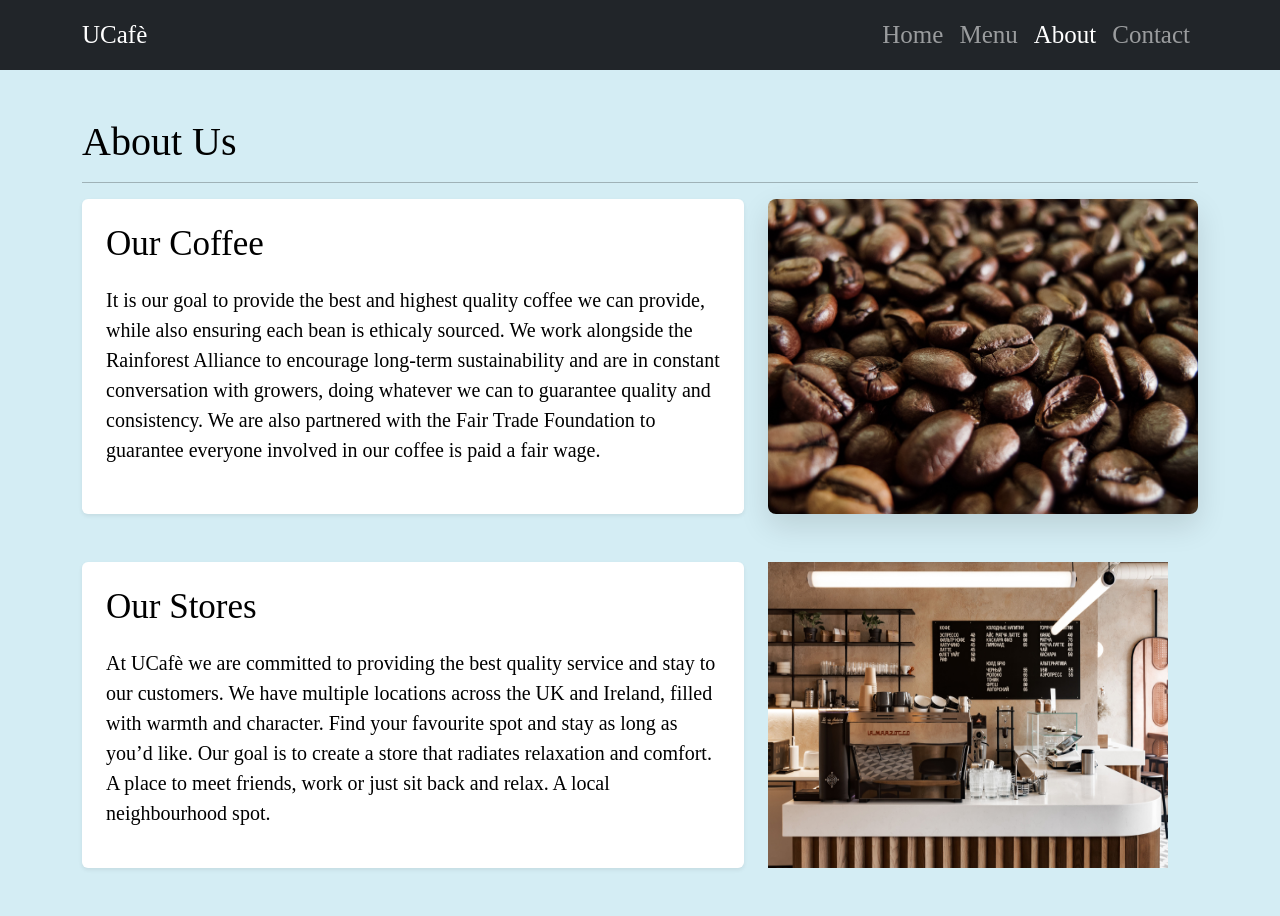
<file: about.html>
<!DOCTYPE html>
<html>
<head>
  <meta charset="UTF-8">
  <meta name="viewport" content="width=device-width, initial-scale=1.0">
  <!-- Bootstrap CSS -->
  <link href="https://cdn.jsdelivr.net/npm/bootstrap@5.3.0/dist/css/bootstrap.min.css" rel="stylesheet">
  <link rel="stylesheet" href="CSS/style1.css">
  <title>UCafè - About Us</title>
  <link rel="icon" type="image/x-icon" href="Images/favicon.ico">
</head>
<body>
<!-- Navigation Menu -->
<nav class="navbar navbar-expand-lg navbar-dark bg-dark">
  <div class="container">
    <a class="navbar-brand" href="index.html"><span style="font-size:25px">UCafè</span></a>
    <button class="navbar-toggler" type="button" data-bs-toggle="collapse" data-bs-target="#navbarNav">
      <span class="navbar-toggler-icon"></span>
    </button>
    <div class="collapse navbar-collapse" id="navbarNav">
      <ul class="navbar-nav ms-auto">
        <li class="nav-item">
          <a class="nav-link" href="index.html">Home</a>
        </li>
        <li class="nav-item">
          <a class="nav-link" href="menu.html">Menu</a>
        </li>
        <li class="nav-item">
          <a class="nav-link active" href="about.html">About</a>
        </li>
        <li class="nav-item">
          <a class="nav-link" href="contact.html">Contact</a>
        </li>
      </ul>
    </div>
  </div>
</nav>

<!-- Page Content -->
<div class="container mt-5">
  <h1>About Us</h1>
  <hr>
  <section class="section-block mb-5">
    <div class="section-list p-4 rounded shadow-sm bg-white">
      <h2>Our Coffee</h2>
      <p> It is our goal to provide the best and highest quality coffee we can provide, while also ensuring each bean is ethicaly sourced.
	  We work alongside the Rainforest Alliance to encourage long-term sustainability and are in constant conversation with growers, 
	  doing whatever we can to guarantee quality and consistency. We are also partnered with the Fair Trade Foundation to guarantee everyone
	  involved in our coffee is paid a fair wage. </p> 
    </div>
	
	<img id = "ourCoffee"; src="Images/About_item/coffee1.jpg" alt="Our Coffee." width="400" height="300">
	
  </section>
	
  <section class="section-block mb-5">
    <div class="section-list p-4 rounded shadow-sm bg-white">
      <h2>Our Stores</h2>
      <p> At UCafè we are committed to providing the best quality service and stay to our customers. 
	  We have multiple locations across the UK and Ireland, filled with warmth and character.  
	  Find your favourite spot and stay as long as you’d like. 
      Our goal is to create a store that radiates relaxation and comfort.
	  A place to meet friends, work or just sit back and relax. A local neighbourhood spot.</p> 
    </div>
	
	<img id = "ourStore"; src="Images/About_item/store1.jpg" alt="Our Stores." width="400" height="300">
	
  </section>
	
  
  
  
</div>

<script src="JavaScript/myscripts.js"></script>
<script src="JavaScript/jquery-4.0.0.js"></script>
<script src="JavaScript/myjquery.js"></script>
<!-- Bootstrap JS -->
<script src="https://cdn.jsdelivr.net/npm/bootstrap@5.3.0/dist/js/bootstrap.bundle.min.js"></script>
</body>
</html>
</file>
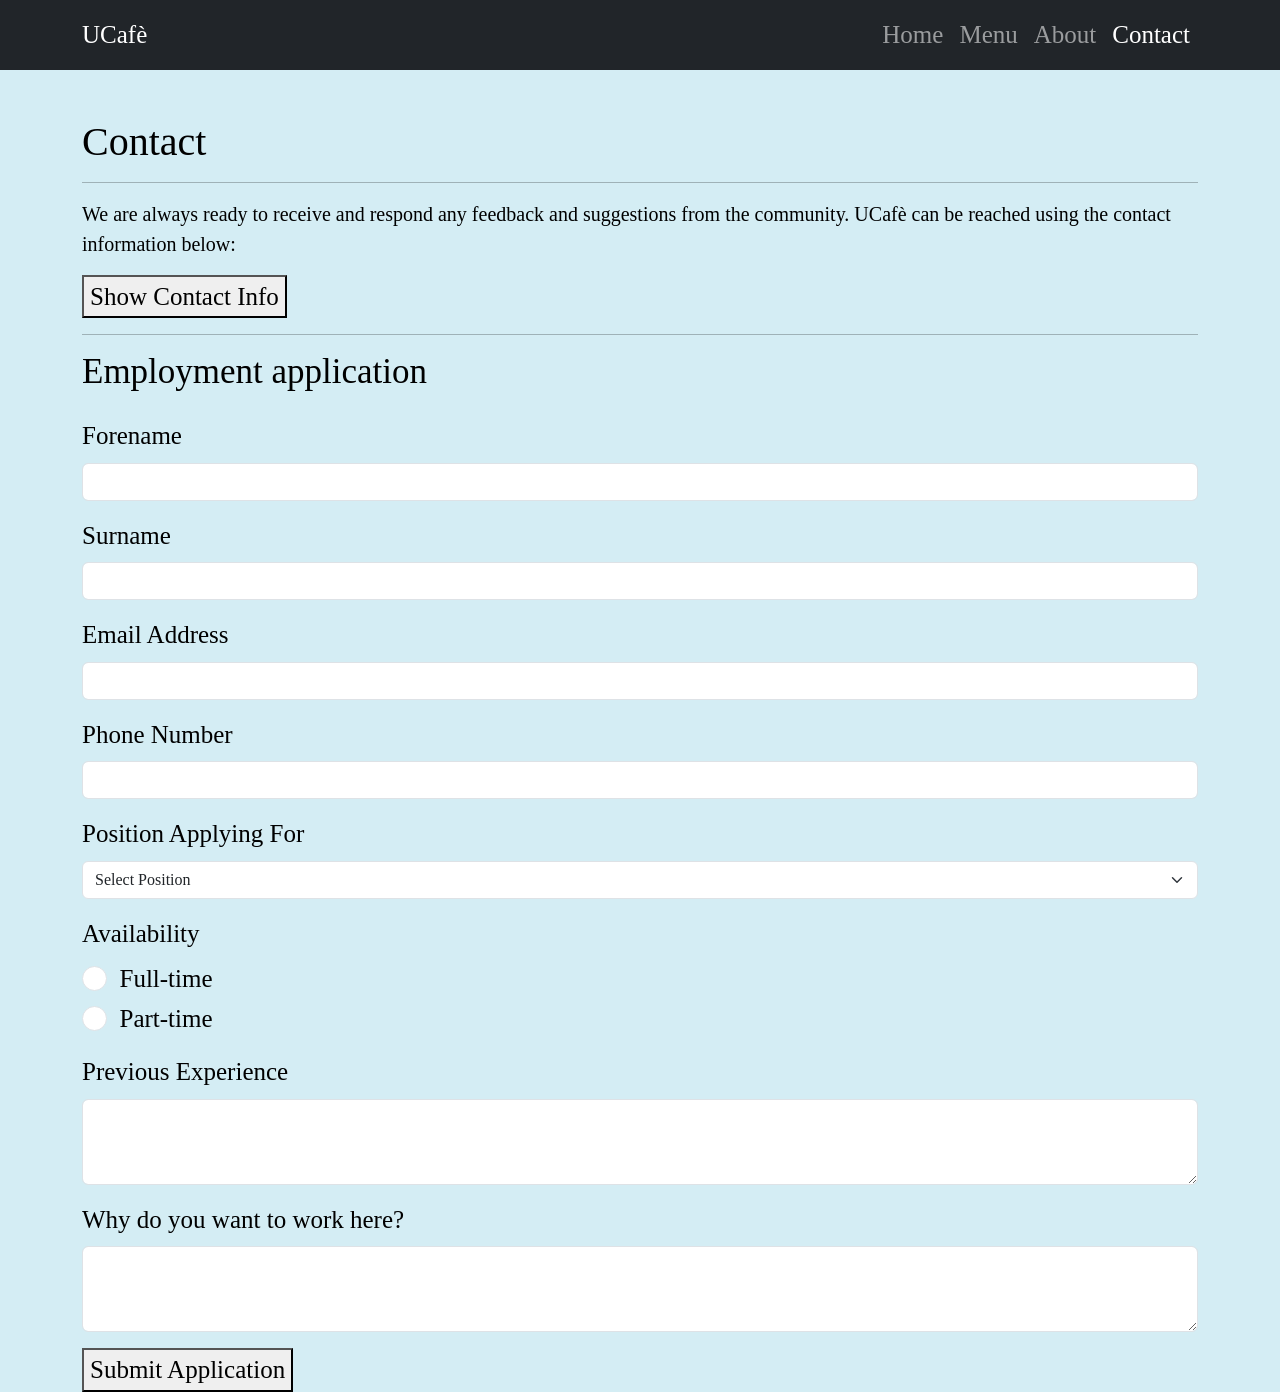
<file: contact.html>
<!DOCTYPE html>
<html>
<head>
  <meta charset="UTF-8">
  <meta name="viewport" content="width=device-width, initial-scale=1.0">
  <!-- Bootstrap CSS -->
  <link href="https://cdn.jsdelivr.net/npm/bootstrap@5.3.0/dist/css/bootstrap.min.css" rel="stylesheet">
  <link rel="stylesheet" href="CSS/style1.css">
  <title>UCafè - Contact</title>
  <link rel="icon" type="image/x-icon" href="Images/favicon.ico">
</head>
<body>
<!-- Navigation Menu -->
<nav class="navbar navbar-expand-lg navbar-dark bg-dark">
  <div class="container">
    <a class="navbar-brand" href="index.html"><span style="font-size:25px">UCafè</span></a>
    <button class="navbar-toggler" type="button" data-bs-toggle="collapse" data-bs-target="#navbarNav">
      <span class="navbar-toggler-icon"></span>
    </button>
    <div class="collapse navbar-collapse" id="navbarNav">
      <ul class="navbar-nav ms-auto">
        <li class="nav-item">
          <a class="nav-link" href="index.html">Home</a>
        </li>
        <li class="nav-item">
          <a class="nav-link" href="menu.html">Menu</a>
        </li>
        <li class="nav-item">
          <a class="nav-link" href="about.html">About</a>
        </li>
        <li class="nav-item">
          <a class="nav-link active" href="contact.html">Contact</a>
        </li>
      </ul>
    </div>
  </div>
</nav>

<!-- Page Content -->
<div class="container mt-5">
  <h1>Contact</h1>
  <hr>

  <p> We are always ready to receive and respond any feedback and suggestions from the community. UCafè can be reached using the contact information below: </p>
  <button id="contactButton" type="button">Show Contact Info</button>
  <p id="invis1"> <br> Telephone: +44 7435484021 <br> Email Address: UCafè48@gmail.com <br> Post: 19 Real Avenue, BT27 4ET
  <br> Facebook: https://Facebook.com/UCafè <br> Instagram: https://Instagram.com/UCafè  </p>
  <hr>
  
  <h2>Employment application</h2>
  <div id="applicationSuccess" class="alert alert-success mt-3" style="display: none;">Your application has been submitted successfully.</div>
  <div id="validationErrors"></div>
  <form id="applicationForm" class="mt-4">
    <div class="mb-3">
      <label for="forename" class="form-label">Forename</label>
      <input type="text" class="form-control" id="forename" required>
      <div id="forenameError" class="validation-message"></div>
    </div>
    <div class="mb-3">
      <label for="surname" class="form-label">Surname</label>
      <input type="text" class="form-control" id="surname" required>
      <div id="surnameError" class="validation-message"></div>
    </div>
    <div class="mb-3">
      <label for="email" class="form-label">Email Address</label>
      <input type="email" class="form-control" id="email" required>
      <div id="emailError" class="validation-message"></div>
    </div>
    <div class="mb-3">
      <label for="phone" class="form-label">Phone Number</label>
      <input type="tel" class="form-control" id="phone" required>
      <div id="phoneError" class="validation-message"></div>
    </div>
    <div class="mb-3">
      <label for="position" class="form-label">Position Applying For</label>
      <select class="form-select" id="position" required>
        <option value="">Select Position</option>
        <option value="Barista">Barista</option>
        <option value="Chef">Chef</option>
        <option value="Waiter">Waiter</option>
        <option value="Manager">Manager</option>
      </select>
      <div id="positionError" class="validation-message"></div>
    </div>
    <div class="mb-3">
      <label class="form-label">Availability</label>
      <div class="form-check">
        <input class="form-check-input" type="radio" name="availability" id="fullTime" value="Full-time" required>
        <label class="form-check-label" for="fullTime">Full-time</label>
      </div>
      <div class="form-check">
        <input class="form-check-input" type="radio" name="availability" id="partTime" value="Part-time" required>
        <label class="form-check-label" for="partTime">Part-time</label>
      </div>
      <div id="availabilityError" class="validation-message"></div>
    </div>
    <div class="mb-3">
      <label for="experience" class="form-label">Previous Experience</label>
      <textarea class="form-control" id="experience" rows="3"></textarea>
      <div id="experienceError" class="validation-message"></div>
    </div>
    <div class="mb-3">
      <label for="why" class="form-label">Why do you want to work here?</label>
      <textarea class="form-control" id="why" rows="3"></textarea>
      <div id="whyError" class="validation-message"></div>
    </div>
    <button type="button" onclick="submitApplication()">Submit Application</button>
  </form>
</div>

<script src="JavaScript/jquery-4.0.0.js"></script>
<script src="JavaScript/myscripts.js"></script>
<script src="JavaScript/myjquery.js"></script>
<script src="https://cdn.jsdelivr.net/npm/bootstrap@5.3.0/dist/js/bootstrap.bundle.min.js"></script>

</body>
</html>
</file>
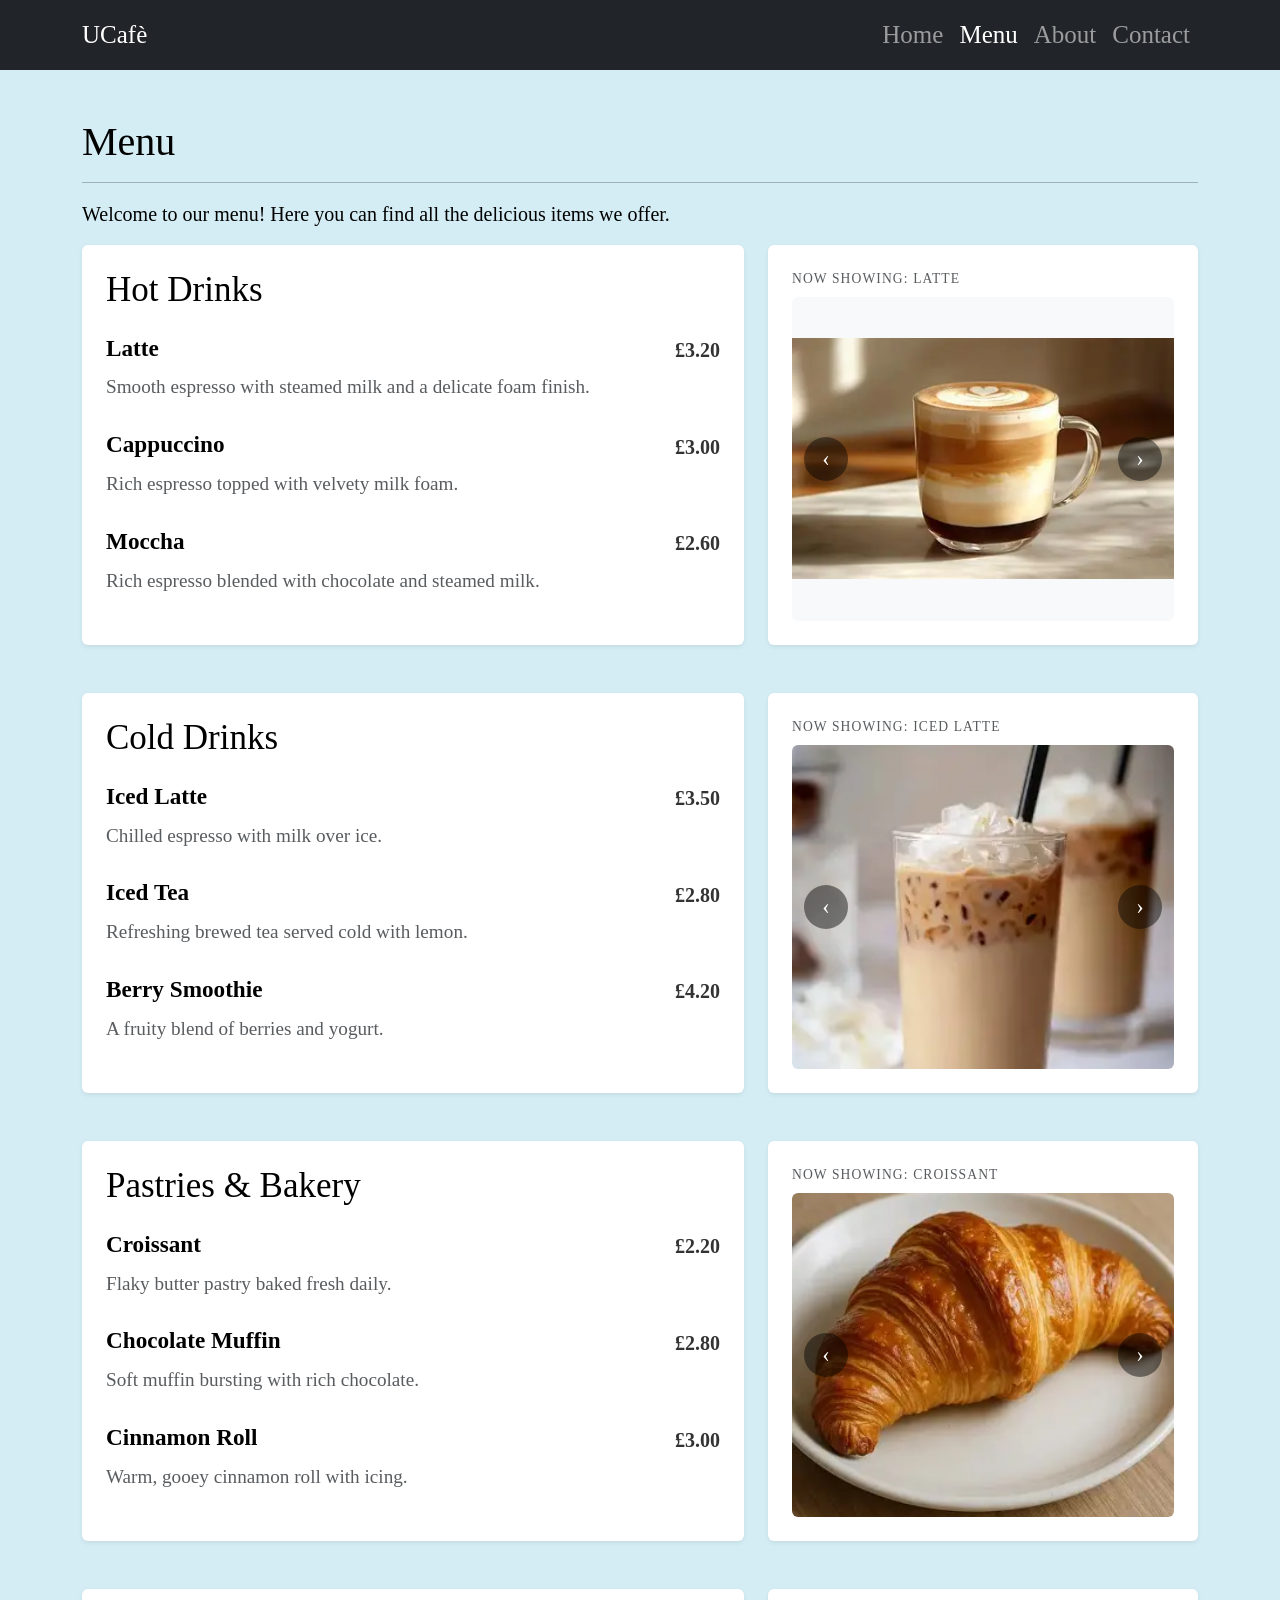
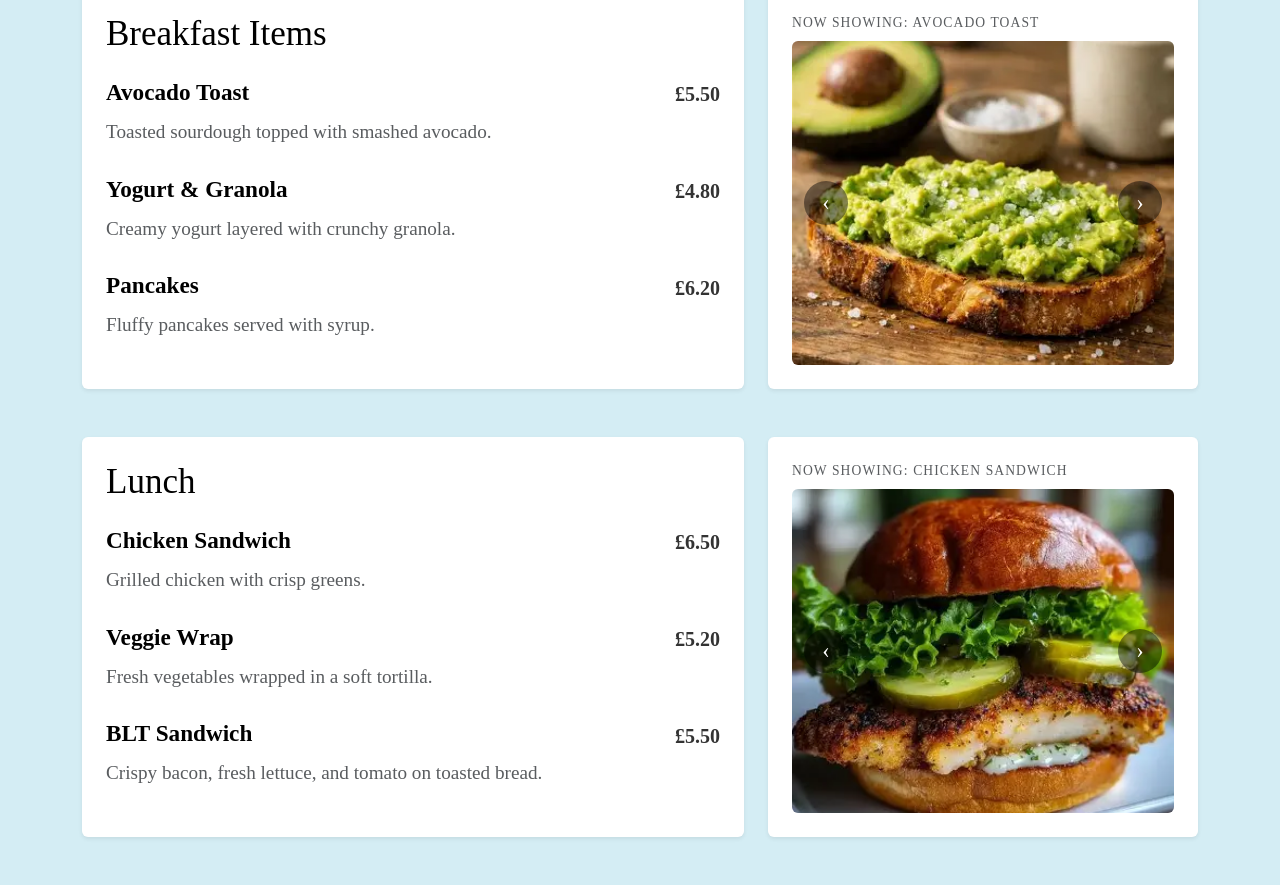
<file: menu.html>
<!DOCTYPE html>
<html>
<head>
  <meta charset="UTF-8">
  <meta name="viewport" content="width=device-width, initial-scale=1.0">
  <!-- Bootstrap CSS -->
  <link href="https://cdn.jsdelivr.net/npm/bootstrap@5.3.0/dist/css/bootstrap.min.css" rel="stylesheet">
  <link rel="stylesheet" href="CSS/style1.css">
  <title>UCafè - Menu</title>
  <link rel="icon" type="image/x-icon" href="Images/favicon.ico">
</head>
<body>
<!-- Navigation Menu -->
<nav class="navbar navbar-expand-lg navbar-dark bg-dark">
  <div class="container">
    <a class="navbar-brand" href="index.html"><span style="font-size:25px">UCafè</span></a>
    <button class="navbar-toggler" type="button" data-bs-toggle="collapse" data-bs-target="#navbarNav">
      <span class="navbar-toggler-icon"></span>
    </button>
    <div class="collapse navbar-collapse" id="navbarNav">
      <ul class="navbar-nav ms-auto">
        <li class="nav-item">
          <a class="nav-link" href="index.html">Home</a>
        </li>
        <li class="nav-item">
          <a class="nav-link active" href="menu.html">Menu</a>
        </li>
        <li class="nav-item">
          <a class="nav-link" href="about.html">About</a>
        </li>
        <li class="nav-item">
          <a class="nav-link" href="contact.html">Contact</a>
        </li>
      </ul>
    </div>
  </div>
</nav>

<!-- Page Content -->
<div class="container mt-5">
  <h1>Menu</h1>
  <hr>
  <p>Welcome to our menu! Here you can find all the delicious items we offer.</p>

  <!-- Hot Drinks menu section -->
  <section class="section-block mb-5">
    <div class="section-list p-4 rounded shadow-sm bg-white">
      <h2>Hot Drinks</h2>
      <div class="menu-item">
        <div class="menu-item-title"><span>Latte</span><span class="menu-item-price">£3.20</span></div>
        <p class="menu-item-description text-muted">Smooth espresso with steamed milk and a delicate foam finish.</p>
      </div>
      <div class="menu-item">
        <div class="menu-item-title"><span>Cappuccino</span><span class="menu-item-price">£3.00</span></div>
        <p class="menu-item-description text-muted">Rich espresso topped with velvety milk foam.</p>
      </div>
      <div class="menu-item">
        <div class="menu-item-title"><span>Moccha</span><span class="menu-item-price">£2.60</span></div>
        <p class="menu-item-description text-muted">Rich espresso blended with chocolate and steamed milk.</p>
      </div>
    </div>
    <div class="section-slider p-4 rounded shadow-sm bg-white h-100 d-flex flex-column" data-slider-id="hot-drinks">
      <div class="slider-label mb-2 small text-uppercase text-muted">Now showing: <span class="slider-item-label"></span></div>
      <div class="slider-frame flex-grow-1 position-relative overflow-hidden rounded d-flex align-items-center justify-content-center">
        <img class="slider-image img-fluid" src="Images/Menu_item/Hot_Drinks/latte.webp" alt="Latte">
        <button class="slider-arrow slider-prev" type="button" aria-label="Previous item">&lsaquo;</button>
        <button class="slider-arrow slider-next" type="button" aria-label="Next item">&rsaquo;</button>
      </div>
    </div>
  </section>

  <!-- Cold Drinks menu section -->
  <section class="section-block mb-5">
    <div class="section-list p-4 rounded shadow-sm bg-white">
      <h2>Cold Drinks</h2>
      <div class="menu-item">
        <div class="menu-item-title"><span>Iced Latte</span><span class="menu-item-price">£3.50</span></div>
        <p class="menu-item-description text-muted">Chilled espresso with milk over ice.</p>
      </div>
      <div class="menu-item">
        <div class="menu-item-title"><span>Iced Tea</span><span class="menu-item-price">£2.80</span></div>
        <p class="menu-item-description text-muted">Refreshing brewed tea served cold with lemon.</p>
      </div>
      <div class="menu-item">
        <div class="menu-item-title"><span>Berry Smoothie</span><span class="menu-item-price">£4.20</span></div>
        <p class="menu-item-description text-muted">A fruity blend of berries and yogurt.</p>
      </div>
    </div>
    <div class="section-slider p-4 rounded shadow-sm bg-white h-100 d-flex flex-column" data-slider-id="cold-drinks">
      <div class="slider-label mb-2 small text-uppercase text-muted">Now showing: <span class="slider-item-label"></span></div>
      <div class="slider-frame flex-grow-1 position-relative overflow-hidden rounded d-flex align-items-center justify-content-center">
        <img class="slider-image img-fluid" src="Images/Menu_item/Cold_Drinks/Iced_latte.webp" alt="Iced Latte">
        <button class="slider-arrow slider-prev" type="button" aria-label="Previous item">&lsaquo;</button>
        <button class="slider-arrow slider-next" type="button" aria-label="Next item">&rsaquo;</button>
      </div>
    </div>
  </section>

  <!-- Pastries & Bakery menu section -->
  <section class="section-block mb-5">
    <div class="section-list p-4 rounded shadow-sm bg-white">
      <h2>Pastries & Bakery</h2>
      <div class="menu-item">
        <div class="menu-item-title"><span>Croissant</span><span class="menu-item-price">£2.20</span></div>
        <p class="menu-item-description text-muted">Flaky butter pastry baked fresh daily.</p>
      </div>
      <div class="menu-item">
        <div class="menu-item-title"><span>Chocolate Muffin</span><span class="menu-item-price">£2.80</span></div>
        <p class="menu-item-description text-muted">Soft muffin bursting with rich chocolate.</p>
      </div>
      <div class="menu-item">
        <div class="menu-item-title"><span>Cinnamon Roll</span><span class="menu-item-price">£3.00</span></div>
        <p class="menu-item-description text-muted">Warm, gooey cinnamon roll with icing.</p>
      </div>
    </div>
    <div class="section-slider p-4 rounded shadow-sm bg-white h-100 d-flex flex-column" data-slider-id="pastries-bakery">
      <div class="slider-label mb-2 small text-uppercase text-muted">Now showing: <span class="slider-item-label"></span></div>
      <div class="slider-frame flex-grow-1 position-relative overflow-hidden rounded d-flex align-items-center justify-content-center">
        <img class="slider-image img-fluid" src="Images/Menu_item/Pastries_&_Bakery/Croissant.webp" alt="Croissant">
        <button class="slider-arrow slider-prev" type="button" aria-label="Previous item">&lsaquo;</button>
        <button class="slider-arrow slider-next" type="button" aria-label="Next item">&rsaquo;</button>
      </div>
    </div>
  </section>

  <!-- Breakfast Items menu section -->
  <section class="section-block mb-5">
    <div class="section-list p-4 rounded shadow-sm bg-white">
      <h2>Breakfast Items</h2>
      <div class="menu-item">
        <div class="menu-item-title"><span>Avocado Toast</span><span class="menu-item-price">£5.50</span></div>
        <p class="menu-item-description text-muted">Toasted sourdough topped with smashed avocado.</p>
      </div>
      <div class="menu-item">
        <div class="menu-item-title"><span>Yogurt &amp; Granola</span><span class="menu-item-price">£4.80</span></div>
        <p class="menu-item-description text-muted">Creamy yogurt layered with crunchy granola.</p>
      </div>
      <div class="menu-item">
        <div class="menu-item-title"><span>Pancakes</span><span class="menu-item-price">£6.20</span></div>
        <p class="menu-item-description text-muted">Fluffy pancakes served with syrup.</p>
      </div>
    </div>
    <div class="section-slider p-4 rounded shadow-sm bg-white h-100 d-flex flex-column" data-slider-id="breakfast-items">
      <div class="slider-label mb-2 small text-uppercase text-muted">Now showing: <span class="slider-item-label"></span></div>
      <div class="slider-frame flex-grow-1 position-relative overflow-hidden rounded d-flex align-items-center justify-content-center">
        <img class="slider-image img-fluid" src="Images/Menu_item/Breakfast_Items/Avocado_toast.webp" alt="Avocado Toast">
        <button class="slider-arrow slider-prev" type="button" aria-label="Previous item">&lsaquo;</button>
        <button class="slider-arrow slider-next" type="button" aria-label="Next item">&rsaquo;</button>
      </div>
    </div>
  </section>

  <!-- Lunch menu section -->
  <section class="section-block mb-5">
    <div class="section-list p-4 rounded shadow-sm bg-white">
      <h2>Lunch</h2>
      <div class="menu-item">
        <div class="menu-item-title"><span>Chicken Sandwich</span><span class="menu-item-price">£6.50</span></div>
        <p class="menu-item-description text-muted">Grilled chicken with crisp greens.</p>
      </div>
      <div class="menu-item">
        <div class="menu-item-title"><span>Veggie Wrap</span><span class="menu-item-price">£5.20</span></div>
        <p class="menu-item-description text-muted">Fresh vegetables wrapped in a soft tortilla.</p>
      </div>
      <div class="menu-item">
        <div class="menu-item-title"><span>BLT Sandwich</span><span class="menu-item-price">£5.50</span></div>
        <p class="menu-item-description text-muted">Crispy bacon, fresh lettuce, and tomato on toasted bread.</p>
      </div>
    </div>
    <div class="section-slider p-4 rounded shadow-sm bg-white h-100 d-flex flex-column" data-slider-id="light-lunch">
      <div class="slider-label mb-2 small text-uppercase text-muted">Now showing: <span class="slider-item-label"></span></div>
      <div class="slider-frame flex-grow-1 position-relative overflow-hidden rounded d-flex align-items-center justify-content-center">
        <img class="slider-image img-fluid" src="Images/Menu_item/Lunch/Chicken_sandwich.webp" alt="Chicken Sandwich">
        <button class="slider-arrow slider-prev" type="button" aria-label="Previous item">&lsaquo;</button>
        <button class="slider-arrow slider-next" type="button" aria-label="Next item">&rsaquo;</button>
      </div>
    </div>
  </section>
</div>

<script src="JavaScript/jquery-4.0.0.js"></script>
<script src="JavaScript/myscripts.js"></script>
<script src="JavaScript/myjquery.js"></script>
<!-- Bootstrap JS -->
<script src="https://cdn.jsdelivr.net/npm/bootstrap@5.3.0/dist/js/bootstrap.bundle.min.js"></script>
</body>
</html>
</file>
<file: CSS/style1.css>
body {
    background-color: #d4edf4;
    font-family: "Times New Roman", Times, serif;
    color: black;
    font-size: 25px;
}

p {
    font-size: 20px;
}

h1 {
    font-family: "Lucida Handwriting", Lucida, Cursive;
    font-size: 40px;
}

h2 {
    font-family: "Lucida Handwriting", Lucida, Cursive;
    font-size: 35px;
    margin-bottom: 1.25rem;
}

.button {
  border: none;
  color: #d4edf4;
  padding: 15px 32px;
  text-align: center;
  text-decoration: none;
  display: inline-block;
  font-size: 12px;
  margin: 4px 2px;
  cursor: pointer;
}

.validation-message {
  display: none;
  font-size: 0.9rem;
  margin-top: 0.25rem;
}

/* Error validation message - displays in red for invalid inputs */
.validation-error {
  display: block;
  color: #d63333;
}

/* Success validation message - displays in green for valid inputs */
.validation-success {
  display: block;
  color: #198754;
}

/* Section block layout - uses CSS Grid for responsive two-column layout */
.section-block {
  display: grid;
  grid-template-columns: minmax(0, 1fr) minmax(320px, 430px);
  gap: 1.5rem;
  align-items: stretch;
}

/* Section list and slider containers - flex layout for vertical stacking */
.section-list,
.section-slider {
  min-width: 0;
  display: flex;
  flex-direction: column;
}

/* Slider container height - ensures full height usage */
.section-slider {
  height: 100%;
}

/* Responsive design for tablets and smaller screens by making it single grid */
@media (max-width: 991px) {
  .section-block {
    grid-template-columns: 1fr;
  }

  .slider-frame {
    height: 260px;
  }
}

.section-list {
  background-color: #ffffff;
}

.section-slider {
  background-color: #ffffff;
}

.menu-item {
  margin-bottom: 1.5rem;
}

.menu-item-title {
  display: flex;
  justify-content: space-between;
  align-items: center;
  gap: 0.75rem;
  font-weight: 600;
  font-size: 1.45rem;
}

.menu-item-price {
  color: #333333;
  font-size: 1.25rem;
  margin-top: 0.25rem;
}

.menu-item-description {
  margin: 0.45rem 0 0;
  font-size: 1.2rem;
  line-height: 1.6;
}

.slider-label {
  font-size: 0.85rem;
  letter-spacing: 0.08em;
}

.slider-frame {
  height: 320px;
  background-color: #f8f9fa;
  position: relative;
}

/* Slider image styling - ensures images fit within the frame */
.slider-frame img {
  max-width: 100%;
  max-height: 100%;
  width: 100%;
  height: auto;
  object-fit: cover;
  display: block;
}

/* Slider arrow buttons - positioning and styling for navigation */
.slider-arrow {
  position: absolute;
  top: 50%;
  transform: translateY(-50%);
  width: 44px;
  height: 44px;
  border: none;
  border-radius: 50%;
  background: rgba(0, 0, 0, 0.45);
  color: #ffffff;
  font-size: 1.4rem;
  line-height: 1;
  cursor: pointer;
  display: flex;
  align-items: center;
  justify-content: center;
}

/* Slider arrow hover effect - darkens background on hover */
.slider-arrow:hover {
  background: rgba(0, 0, 0, 0.7);
}

.slider-prev {
  left: 12px;
}

.slider-next {
  right: 12px;
}

/* Responsive adjustments for small screens */
@media (max-width: 576px) {
  .menu-item-title {
    flex-direction: column;
    align-items: flex-start;
  }

  .slider-arrow {
    width: 38px;
    height: 38px;
  }
}

img {
  max-width: 100%;
  height: auto;
}

/* Specific styling for coffee image and home logo - centers and adds shadow */
#ourCoffee,
.home-logo {
  max-width: 100%;
  width: 100%;
  height: auto;
  border-radius: 0.5rem;
  box-shadow: 0 12px 30px rgba(0, 0, 0, 0.12);
}

/* Responsive font sizes for medium screens */
@media (max-width: 768px) {
  body {
    font-size: 18px;
  }

  p {
    font-size: 16px;
  }

  h1 {
    font-size: 32px;
  }

  h2 {
    font-size: 28px;
  }

  .container {
    padding-left: 1rem;
    padding-right: 1rem;
  }
}
</file>
